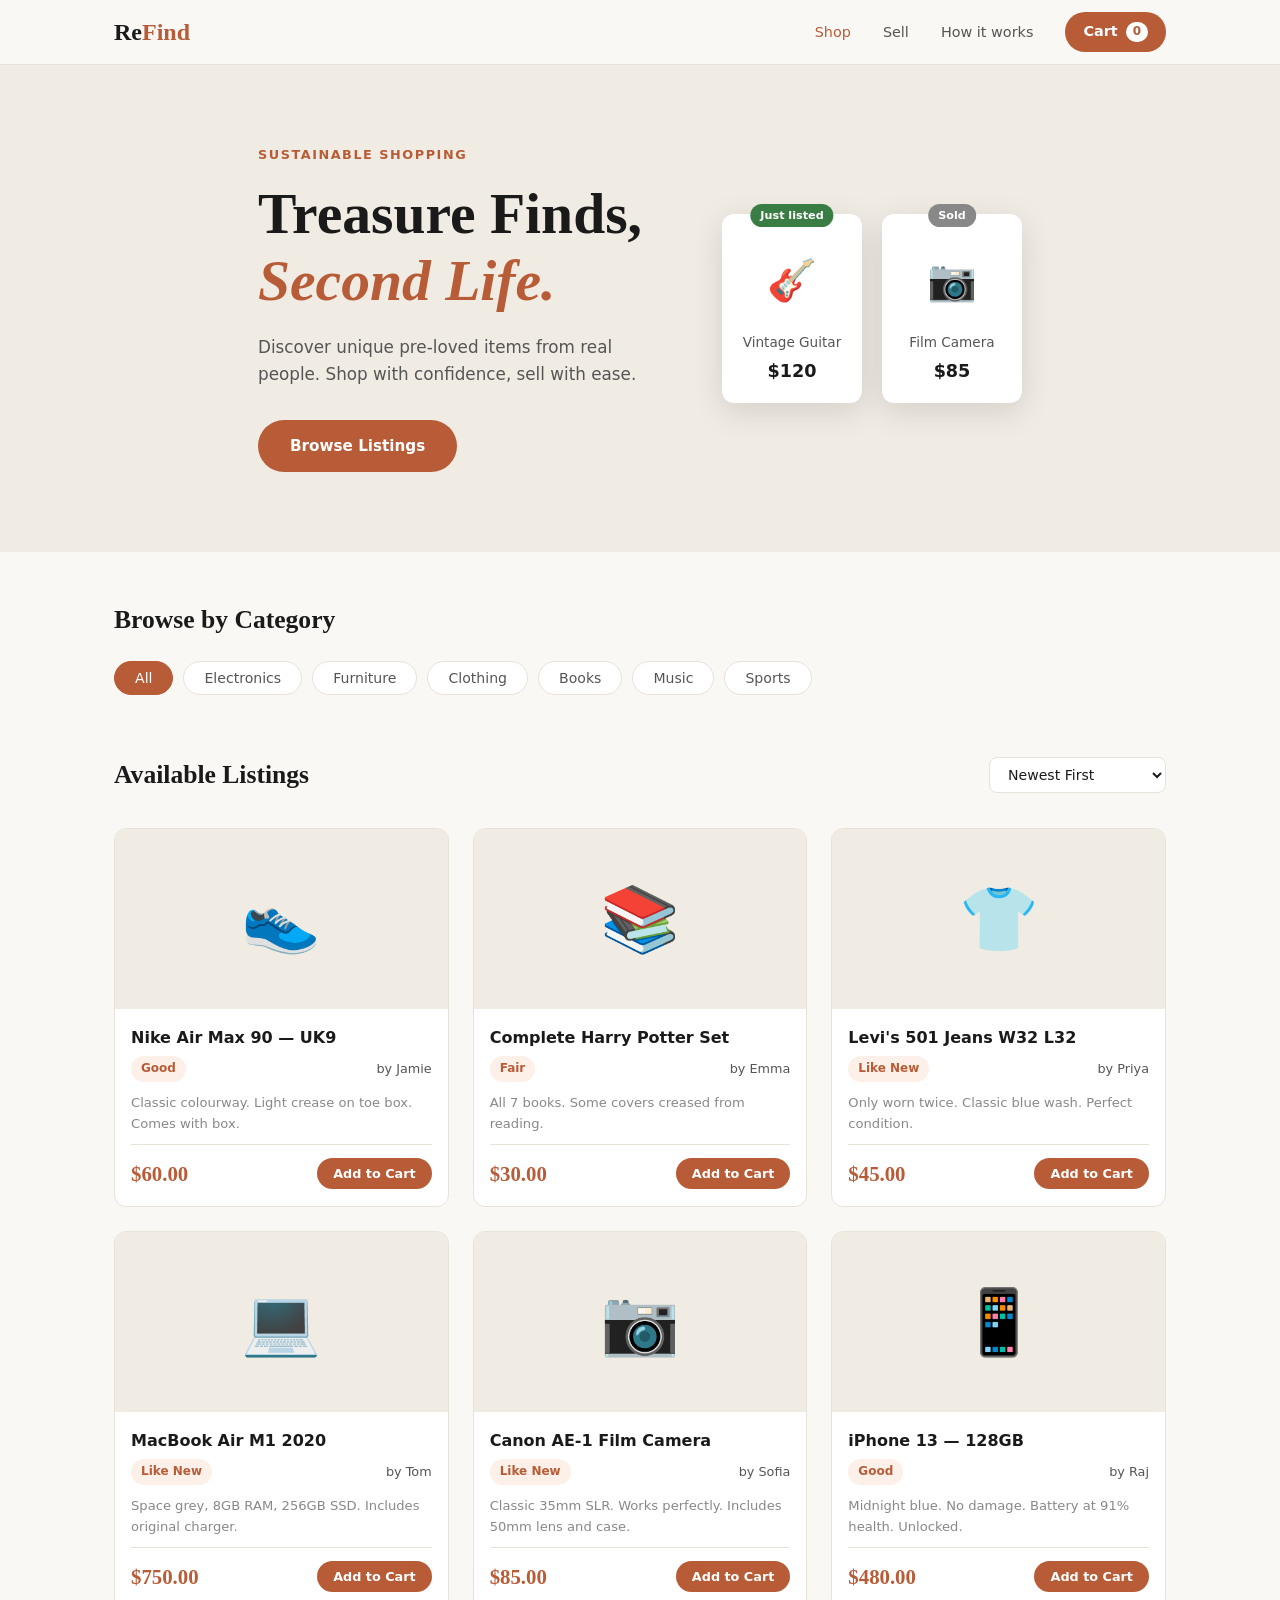
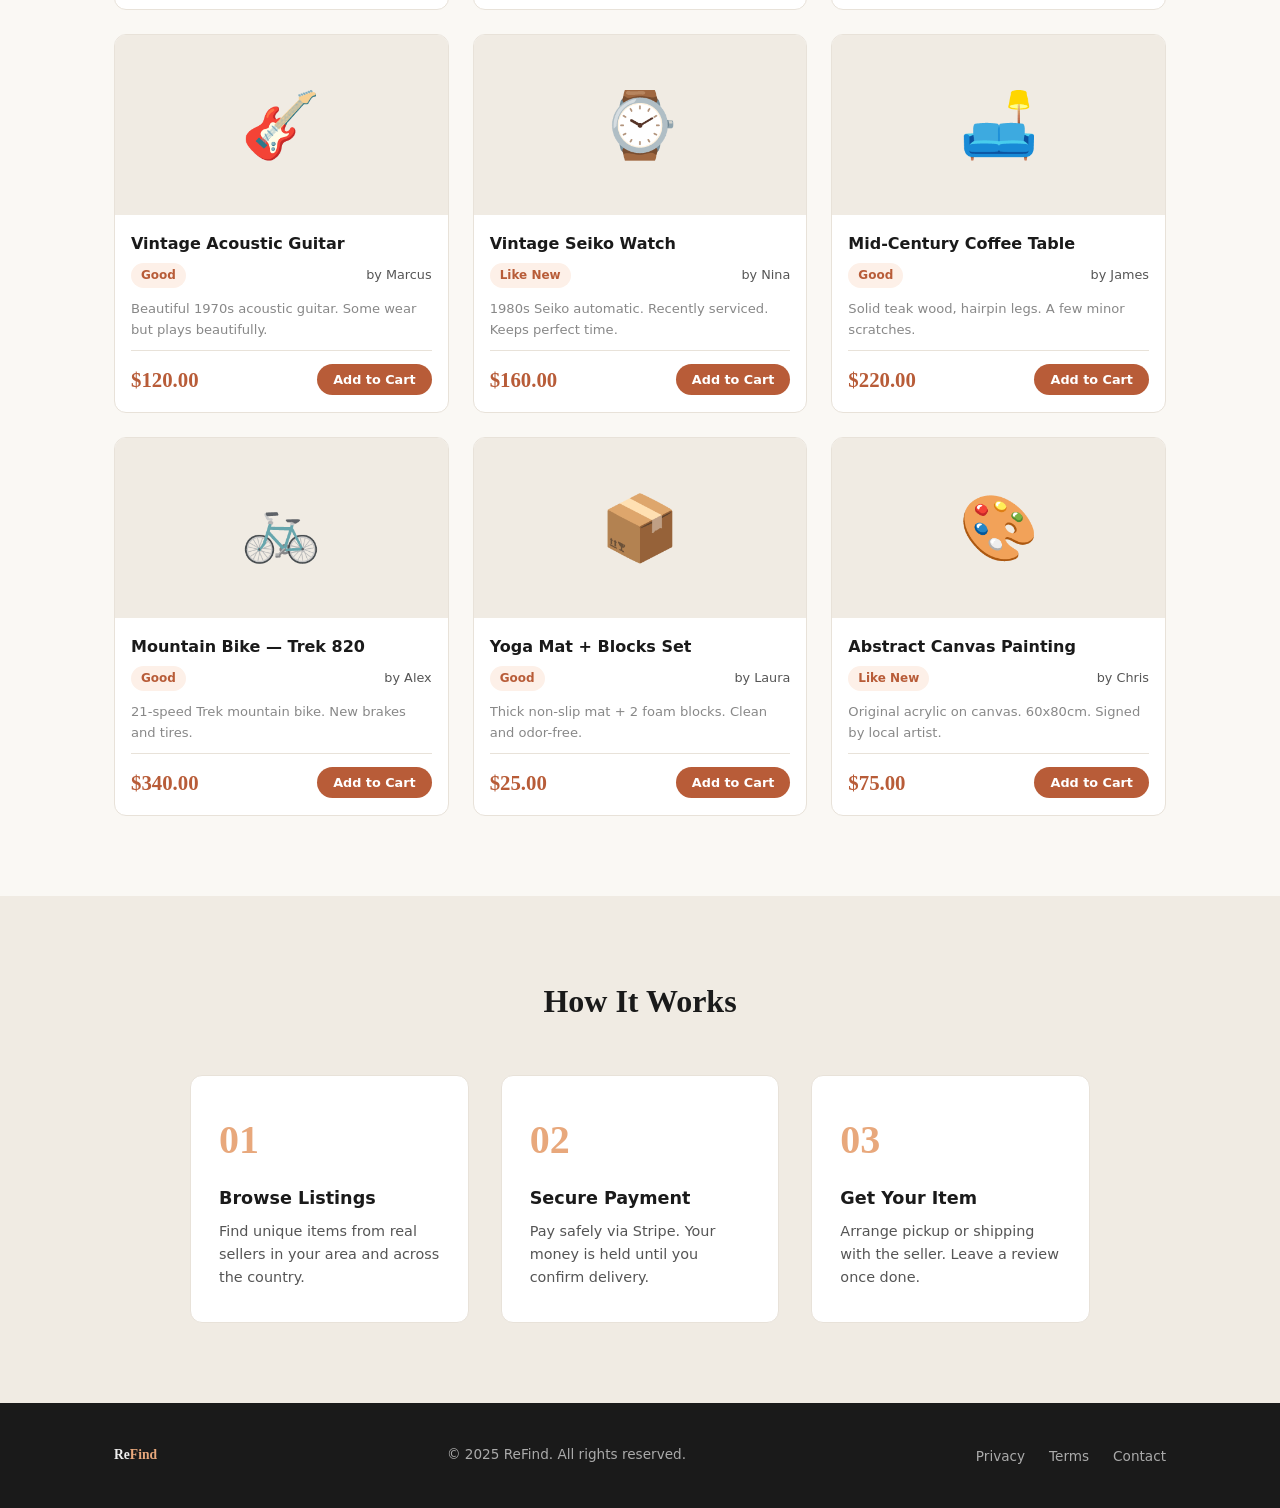
<file: index.html>
<!DOCTYPE html>
<html lang="en">
<head>
  <meta charset="UTF-8" />
  <meta name="viewport" content="width=device-width, initial-scale=1.0" />

  <!--
    [FIX-13] Content Security Policy
    - default-src 'self'          → blocks all external resources by default
    - script-src 'self' + Stripe  → only our scripts + Stripe.js allowed; no inline scripts
    - style-src 'self' + Google   → only our stylesheet + Google Fonts
    - font-src + connect-src      → Google Fonts files + Stripe API calls
    - img-src 'self' data:        → no external image injection
    - frame-src stripe.com        → Stripe uses iframes for the card element
    - object-src 'none'           → blocks Flash/plugins entirely
    - base-uri 'self'             → blocks <base> tag injection attacks
  -->
  <meta http-equiv="Content-Security-Policy" content="
    default-src 'self';
    script-src 'self' https://js.stripe.com;
    style-src 'self' https://fonts.googleapis.com;
    font-src https://fonts.gstatic.com;
    connect-src https://api.stripe.com;
    img-src 'self' data:;
    frame-src https://js.stripe.com https://hooks.stripe.com;
    object-src 'none';
    base-uri 'self';
  " />

  <!-- [FIX-14] Prevent clickjacking -->
  <meta http-equiv="X-Frame-Options" content="DENY" />
  <!-- [FIX-15] Prevent MIME sniffing -->
  <meta http-equiv="X-Content-Type-Options" content="nosniff" />

  <title>ReFind — Buy &amp; Sell Pre-Loved Items</title>
  <link rel="stylesheet" href="styles.css" />
  <link rel="preconnect" href="https://fonts.googleapis.com" />
  <link rel="preconnect" href="https://fonts.gstatic.com" crossorigin />
  <link href="https://fonts.googleapis.com/css2?family=Playfair+Display:wght@400;600;700&family=DM+Sans:wght@300;400;500;600&display=swap" rel="stylesheet" />
</head>
<body>

<nav class="navbar">
  <div class="nav-inner">
    <a href="index.html" class="logo">Re<span>Find</span></a>
    <ul class="nav-links">
      <li><a href="index.html" class="active">Shop</a></li>
      <li><a href="sell.html">Sell</a></li>
      <li><a href="#how">How it works</a></li>
      <li><a href="cart.html" class="cart-btn">Cart <span class="cart-count" id="navCartCount">0</span></a></li>
    </ul>
  </div>
</nav>

<section class="hero">
  <div class="hero-text">
    <p class="hero-tag">Sustainable Shopping</p>
    <h1>Treasure Finds,<br/><em>Second Life.</em></h1>
    <p class="hero-sub">Discover unique pre-loved items from real people. Shop with confidence, sell with ease.</p>
    <a href="#listings" class="btn-primary">Browse Listings</a>
  </div>
  <div class="hero-image">
    <div class="hero-card floating">
      <div class="hero-badge">Just listed</div>
      <div class="hero-item-img" style="background:#f5e6d3;">🎸</div>
      <p>Vintage Guitar</p>
      <strong>$120</strong>
    </div>
    <div class="hero-card floating delay">
      <div class="hero-badge sold">Sold</div>
      <div class="hero-item-img" style="background:#d3e8f5;">📷</div>
      <p>Film Camera</p>
      <strong>$85</strong>
    </div>
  </div>
</section>

<section class="categories">
  <div class="container">
    <h2>Browse by Category</h2>
    <div class="cat-grid">
      <button class="cat-pill active" data-cat="all">All</button>
      <button class="cat-pill" data-cat="electronics">Electronics</button>
      <button class="cat-pill" data-cat="furniture">Furniture</button>
      <button class="cat-pill" data-cat="clothing">Clothing</button>
      <button class="cat-pill" data-cat="books">Books</button>
      <button class="cat-pill" data-cat="music">Music</button>
      <button class="cat-pill" data-cat="sports">Sports</button>
    </div>
  </div>
</section>

<section class="listings" id="listings">
  <div class="container">
    <div class="listings-header">
      <h2>Available Listings</h2>
      <select id="sortSelect" class="sort-select">
        <option value="newest">Newest First</option>
        <option value="price-low">Price: Low to High</option>
        <option value="price-high">Price: High to Low</option>
      </select>
    </div>
    <div class="listings-grid" id="listingsGrid"></div>
  </div>
</section>

<section class="how" id="how">
  <div class="container">
    <h2>How It Works</h2>
    <div class="steps-grid">
      <div class="step">
        <div class="step-num">01</div>
        <h3>Browse Listings</h3>
        <p>Find unique items from real sellers in your area and across the country.</p>
      </div>
      <div class="step">
        <div class="step-num">02</div>
        <h3>Secure Payment</h3>
        <p>Pay safely via Stripe. Your money is held until you confirm delivery.</p>
      </div>
      <div class="step">
        <div class="step-num">03</div>
        <h3>Get Your Item</h3>
        <p>Arrange pickup or shipping with the seller. Leave a review once done.</p>
      </div>
    </div>
  </div>
</section>

<footer>
  <div class="container footer-inner">
    <p class="logo">Re<span>Find</span></p>
    <p>&copy; 2025 ReFind. All rights reserved.</p>
    <ul>
      <li><a href="#">Privacy</a></li>
      <li><a href="#">Terms</a></li>
      <li><a href="#">Contact</a></li>
    </ul>
  </div>
</footer>

<script src="data.js"></script>
<script src="app.js"></script>
</body>
</html>
</file>
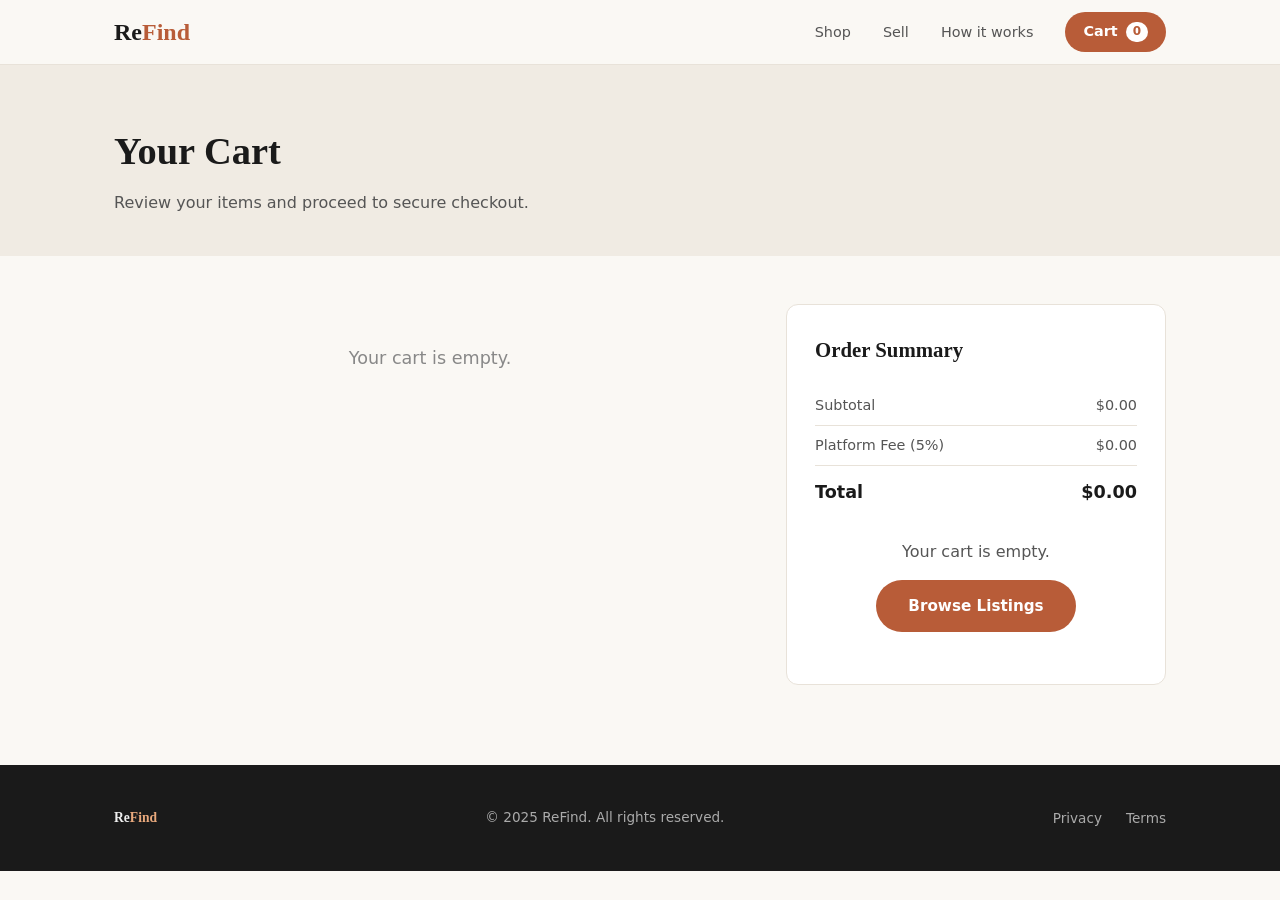
<file: cart.html>
<!DOCTYPE html>
<html lang="en">
<head>
  <meta charset="UTF-8" />
  <meta name="viewport" content="width=device-width, initial-scale=1.0" />
  <meta http-equiv="Content-Security-Policy" content="
    default-src 'self';
    script-src 'self' https://js.stripe.com;
    style-src 'self' https://fonts.googleapis.com;
    font-src https://fonts.gstatic.com;
    connect-src https://api.stripe.com;
    img-src 'self' data:;
    frame-src https://js.stripe.com https://hooks.stripe.com;
    object-src 'none';
    base-uri 'self';
  " />
  <meta http-equiv="X-Frame-Options" content="DENY" />
  <meta http-equiv="X-Content-Type-Options" content="nosniff" />
  <title>Cart &amp; Checkout — ReFind</title>
  <link rel="stylesheet" href="styles.css" />
  <link rel="preconnect" href="https://fonts.googleapis.com" />
  <link rel="preconnect" href="https://fonts.gstatic.com" crossorigin />
  <link href="https://fonts.googleapis.com/css2?family=Playfair+Display:wght@400;600;700&family=DM+Sans:wght@300;400;500;600&display=swap" rel="stylesheet" />
  <!-- Stripe.js loaded from official CDN only — enforced by CSP above -->
  <script src="https://js.stripe.com/v3/"></script>
</head>
<body>

<nav class="navbar">
  <div class="nav-inner">
    <a href="index.html" class="logo">Re<span>Find</span></a>
    <ul class="nav-links">
      <li><a href="index.html">Shop</a></li>
      <li><a href="sell.html">Sell</a></li>
      <li><a href="index.html#how">How it works</a></li>
      <li><a href="cart.html" class="cart-btn active">Cart <span class="cart-count" id="navCartCount">0</span></a></li>
    </ul>
  </div>
</nav>

<section class="page-header">
  <div class="container">
    <h1>Your Cart</h1>
    <p>Review your items and proceed to secure checkout.</p>
  </div>
</section>

<section class="cart-section">
  <div class="container">
    <div class="cart-layout">

      <div class="cart-items" id="cartItems"></div>

      <div class="order-summary">
        <h3>Order Summary</h3>
        <div class="summary-row"><span>Subtotal</span><span id="summarySubtotal">$0.00</span></div>
        <div class="summary-row"><span>Platform Fee (5%)</span><span id="summaryFee">$0.00</span></div>
        <div class="summary-row total"><span>Total</span><span id="summaryTotal">$0.00</span></div>

        <div id="checkoutForm" class="checkout-form">
          <h3>Payment Details</h3>
          <p class="secure-note">🔒 Powered by Stripe — your card info is never stored on our servers.</p>

          <div class="form-group">
            <label for="buyerName">Full Name</label>
            <input type="text" id="buyerName" placeholder="Jane Doe"
                   maxlength="100" autocomplete="name" />
          </div>
          <div class="form-group">
            <label for="buyerEmail">Email</label>
            <input type="email" id="buyerEmail" placeholder="jane@example.com"
                   maxlength="254" autocomplete="email" />
          </div>

          <div class="form-group">
            <label>Card Details</label>
            <div id="card-element" class="stripe-card-box"></div>
            <div id="card-errors" class="card-errors" role="alert" aria-live="polite"></div>
          </div>

          <button class="btn-primary btn-full" id="payBtn">Pay Now</button>

          <p class="demo-note">
            ⚠️ <strong>Demo mode:</strong> No real charge occurs. Use test card
            <code>4242 4242 4242 4242</code>, any future expiry, and any CVC.
            <br/><br/>
            To accept real payments, connect a backend — see README.md.
          </p>
        </div>

        <div id="emptyCartMsg" class="empty-cart-msg hidden">
          <p>Your cart is empty.</p>
          <a href="index.html" class="btn-primary">Browse Listings</a>
        </div>

        <div id="paySuccess" class="pay-success hidden">
          <div class="success-icon">✓</div>
          <h2>Payment Successful!</h2>
          <p>Thank you for your purchase. The seller will be in touch soon.</p>
          <a href="index.html" class="btn-primary">Keep Shopping</a>
        </div>
      </div>
    </div>
  </div>
</section>

<footer>
  <div class="container footer-inner">
    <p class="logo">Re<span>Find</span></p>
    <p>&copy; 2025 ReFind. All rights reserved.</p>
    <ul>
      <!-- [FIX-16] rel="noopener noreferrer" on all external links -->
      <li><a href="#" rel="noopener noreferrer">Privacy</a></li>
      <li><a href="#" rel="noopener noreferrer">Terms</a></li>
    </ul>
  </div>
</footer>

<script src="data.js"></script>
<script src="app.js"></script>
<script src="checkout.js"></script>
</body>
</html>
</file>
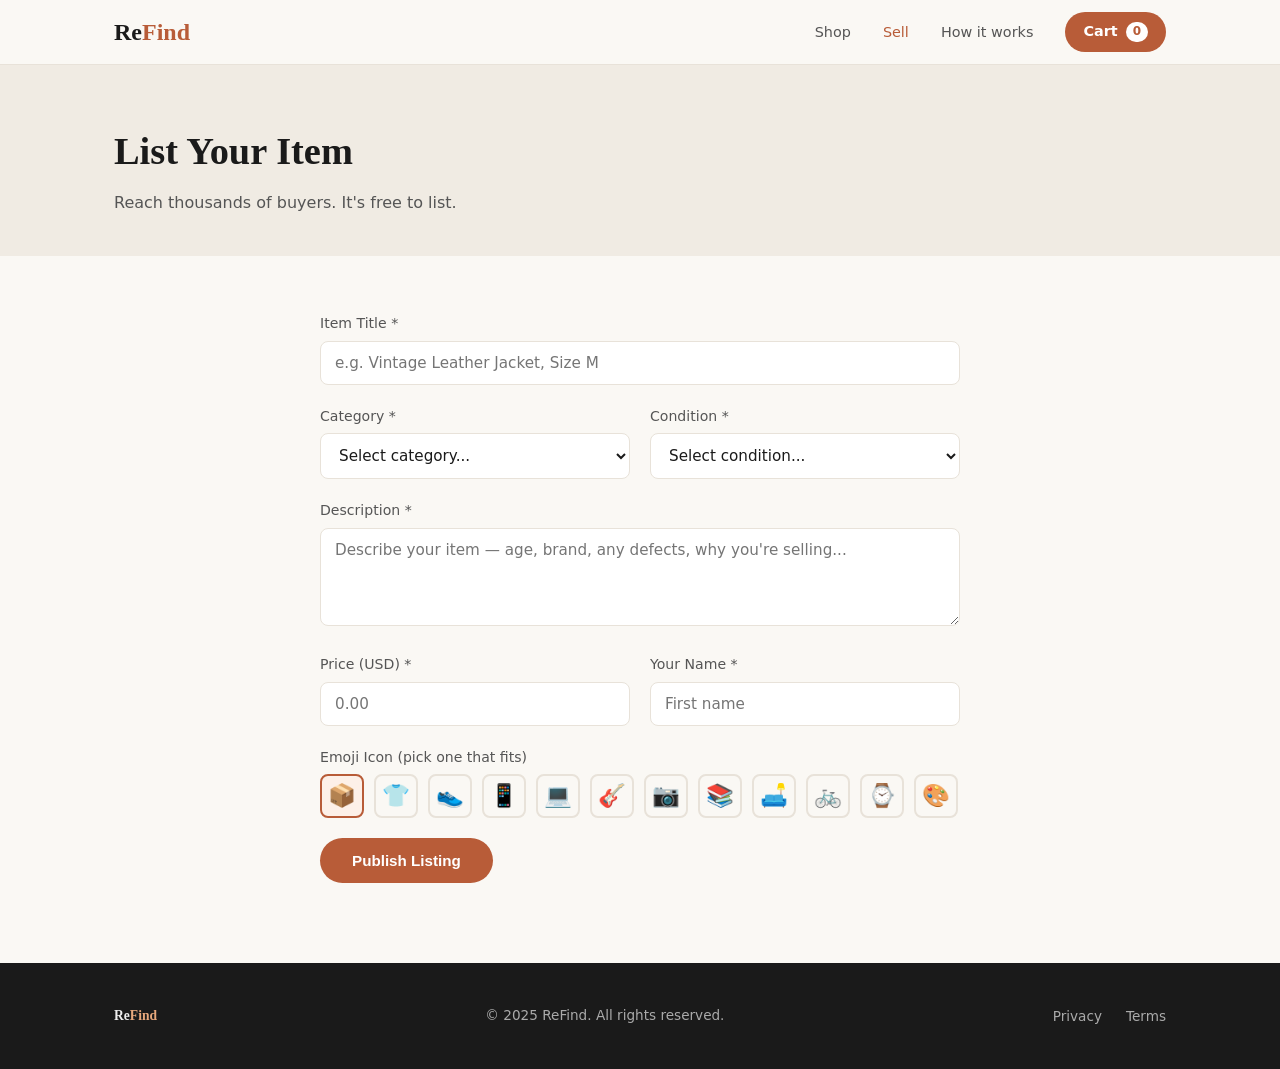
<file: sell.html>
<!DOCTYPE html>
<html lang="en">
<head>
  <meta charset="UTF-8" />
  <meta name="viewport" content="width=device-width, initial-scale=1.0" />
  <meta http-equiv="Content-Security-Policy" content="
    default-src 'self';
    script-src 'self' https://js.stripe.com;
    style-src 'self' https://fonts.googleapis.com;
    font-src https://fonts.gstatic.com;
    connect-src https://api.stripe.com;
    img-src 'self' data:;
    frame-src https://js.stripe.com https://hooks.stripe.com;
    object-src 'none';
    base-uri 'self';
  " />
  <meta http-equiv="X-Frame-Options" content="DENY" />
  <meta http-equiv="X-Content-Type-Options" content="nosniff" />
  <title>Sell an Item — ReFind</title>
  <link rel="stylesheet" href="styles.css" />
  <link rel="preconnect" href="https://fonts.googleapis.com" />
  <link rel="preconnect" href="https://fonts.gstatic.com" crossorigin />
  <link href="https://fonts.googleapis.com/css2?family=Playfair+Display:wght@400;600;700&family=DM+Sans:wght@300;400;500;600&display=swap" rel="stylesheet" />
</head>
<body>

<nav class="navbar">
  <div class="nav-inner">
    <a href="index.html" class="logo">Re<span>Find</span></a>
    <ul class="nav-links">
      <li><a href="index.html">Shop</a></li>
      <li><a href="sell.html" class="active">Sell</a></li>
      <li><a href="index.html#how">How it works</a></li>
      <li><a href="cart.html" class="cart-btn">Cart <span class="cart-count" id="navCartCount">0</span></a></li>
    </ul>
  </div>
</nav>

<section class="page-header">
  <div class="container">
    <h1>List Your Item</h1>
    <p>Reach thousands of buyers. It's free to list.</p>
  </div>
</section>

<section class="sell-section">
  <div class="container">
    <form class="sell-form" id="sellForm" novalidate>
      <div class="form-group">
        <label for="itemTitle">Item Title *</label>
        <input type="text" id="itemTitle" placeholder="e.g. Vintage Leather Jacket, Size M"
               maxlength="100" autocomplete="off" required />
      </div>
      <div class="form-row">
        <div class="form-group">
          <label for="itemCategory">Category *</label>
          <select id="itemCategory" required>
            <option value="">Select category...</option>
            <option value="electronics">Electronics</option>
            <option value="furniture">Furniture</option>
            <option value="clothing">Clothing</option>
            <option value="books">Books</option>
            <option value="music">Music</option>
            <option value="sports">Sports</option>
          </select>
        </div>
        <div class="form-group">
          <label for="itemCondition">Condition *</label>
          <select id="itemCondition" required>
            <option value="">Select condition...</option>
            <option value="Like New">Like New</option>
            <option value="Good">Good</option>
            <option value="Fair">Fair</option>
            <option value="Well Used">Well Used</option>
          </select>
        </div>
      </div>
      <div class="form-group">
        <label for="itemDesc">Description *</label>
        <textarea id="itemDesc" rows="4" maxlength="1000"
                  placeholder="Describe your item — age, brand, any defects, why you're selling..." required></textarea>
      </div>
      <div class="form-row">
        <div class="form-group">
          <label for="itemPrice">Price (USD) *</label>
          <input type="number" id="itemPrice" min="0.01" max="99999" step="0.01"
                 placeholder="0.00" required />
        </div>
        <div class="form-group">
          <label for="sellerName">Your Name *</label>
          <input type="text" id="sellerName" placeholder="First name"
                 maxlength="50" autocomplete="given-name" required />
        </div>
      </div>
      <div class="form-group">
        <label>Emoji Icon (pick one that fits)</label>
        <div class="emoji-picker" id="emojiPicker">
          <span class="emoji-opt selected" data-emoji="📦">📦</span>
          <span class="emoji-opt" data-emoji="👕">👕</span>
          <span class="emoji-opt" data-emoji="👟">👟</span>
          <span class="emoji-opt" data-emoji="📱">📱</span>
          <span class="emoji-opt" data-emoji="💻">💻</span>
          <span class="emoji-opt" data-emoji="🎸">🎸</span>
          <span class="emoji-opt" data-emoji="📷">📷</span>
          <span class="emoji-opt" data-emoji="📚">📚</span>
          <span class="emoji-opt" data-emoji="🛋️">🛋️</span>
          <span class="emoji-opt" data-emoji="🚲">🚲</span>
          <span class="emoji-opt" data-emoji="⌚">⌚</span>
          <span class="emoji-opt" data-emoji="🎨">🎨</span>
        </div>
      </div>
      <button type="submit" class="btn-primary">Publish Listing</button>
    </form>
    <div class="sell-success hidden" id="sellSuccess">
      <div class="success-icon">✓</div>
      <h2>Listing Published!</h2>
      <p>Your item is now live. Buyers can see it on the shop page.</p>
      <a href="index.html" class="btn-primary">View All Listings</a>
    </div>
  </div>
</section>

<footer>
  <div class="container footer-inner">
    <p class="logo">Re<span>Find</span></p>
    <p>&copy; 2025 ReFind. All rights reserved.</p>
    <ul>
      <li><a href="#">Privacy</a></li>
      <li><a href="#">Terms</a></li>
    </ul>
  </div>
</footer>

<script src="data.js"></script>
<script src="app.js"></script>
<script src="sell.js"></script>
</body>
</html>
</file>
<file: styles.css>
/* ===== RESET & BASE ===== */
*, *::before, *::after { box-sizing: border-box; margin: 0; padding: 0; }

:root {
  --bg: #faf8f4;
  --bg2: #fff;
  --text: #1a1a1a;
  --text2: #555;
  --accent: #b85c38;
  --accent2: #e8a87c;
  --accent-light: #fdf0e8;
  --border: #e8e2d9;
  --card-bg: #ffffff;
  --nav-bg: rgba(250,248,244,0.96);
  --hero-bg: #f0ebe3;
  --step-num: #b85c38;
  --green: #3a7d44;
  --font-display: 'Playfair Display', Georgia, serif;
  --font-body: 'DM Sans', system-ui, sans-serif;
  --radius: 12px;
  --radius-sm: 8px;
  --shadow: 0 4px 24px rgba(0,0,0,0.07);
  --shadow-hover: 0 8px 32px rgba(0,0,0,0.12);
}

body {
  font-family: var(--font-body);
  background: var(--bg);
  color: var(--text);
  line-height: 1.6;
  font-size: 16px;
}

a { color: inherit; text-decoration: none; }
ul { list-style: none; }
img { display: block; max-width: 100%; }
.container { max-width: 1100px; margin: 0 auto; padding: 0 24px; }
.hidden { display: none !important; }

/* ===== NAVBAR ===== */
.navbar {
  position: sticky;
  top: 0;
  z-index: 100;
  background: var(--nav-bg);
  backdrop-filter: blur(10px);
  border-bottom: 1px solid var(--border);
}

.nav-inner {
  max-width: 1100px;
  margin: 0 auto;
  padding: 0 24px;
  display: flex;
  align-items: center;
  justify-content: space-between;
  height: 64px;
}

.logo {
  font-family: var(--font-display);
  font-size: 1.5rem;
  font-weight: 700;
  color: var(--text);
}

.logo span { color: var(--accent); }

.nav-links {
  display: flex;
  align-items: center;
  gap: 32px;
}

.nav-links a {
  font-size: 0.9rem;
  font-weight: 500;
  color: var(--text2);
  transition: color 0.2s;
}

.nav-links a:hover,
.nav-links a.active { color: var(--accent); }

.cart-btn {
  display: flex;
  align-items: center;
  gap: 8px;
  background: var(--accent);
  color: #fff !important;
  padding: 8px 18px;
  border-radius: 100px;
  font-weight: 600 !important;
  transition: background 0.2s, transform 0.15s;
}

.cart-btn:hover { background: #9a4a2c; transform: translateY(-1px); }

.cart-count {
  background: #fff;
  color: var(--accent);
  border-radius: 100px;
  padding: 0 7px;
  font-size: 0.75rem;
  font-weight: 700;
  min-width: 20px;
  text-align: center;
}

/* ===== HERO ===== */
.hero {
  background: var(--hero-bg);
  padding: 80px 24px;
  display: flex;
  align-items: center;
  justify-content: center;
  gap: 80px;
  flex-wrap: wrap;
}

.hero-text { max-width: 480px; }

.hero-tag {
  font-size: 0.8rem;
  font-weight: 600;
  letter-spacing: 0.12em;
  text-transform: uppercase;
  color: var(--accent);
  margin-bottom: 16px;
}

.hero-text h1 {
  font-family: var(--font-display);
  font-size: clamp(2.4rem, 5vw, 3.6rem);
  font-weight: 700;
  line-height: 1.15;
  color: var(--text);
  margin-bottom: 20px;
}

.hero-text h1 em {
  font-style: italic;
  color: var(--accent);
}

.hero-sub {
  font-size: 1.05rem;
  color: var(--text2);
  margin-bottom: 32px;
  max-width: 380px;
}

.btn-primary {
  display: inline-block;
  background: var(--accent);
  color: #fff;
  padding: 14px 32px;
  border-radius: 100px;
  font-size: 0.95rem;
  font-weight: 600;
  border: none;
  cursor: pointer;
  transition: background 0.2s, transform 0.15s, box-shadow 0.2s;
}

.btn-primary:hover {
  background: #9a4a2c;
  transform: translateY(-2px);
  box-shadow: 0 6px 20px rgba(184,92,56,0.35);
}

.btn-full { width: 100%; text-align: center; }

/* Hero floating cards */
.hero-image {
  display: flex;
  gap: 20px;
  align-items: flex-end;
}

.hero-card {
  background: #fff;
  border-radius: var(--radius);
  padding: 18px;
  box-shadow: var(--shadow-hover);
  min-width: 140px;
  text-align: center;
  position: relative;
}

.hero-badge {
  position: absolute;
  top: -10px;
  left: 50%;
  transform: translateX(-50%);
  background: var(--green);
  color: #fff;
  font-size: 0.7rem;
  font-weight: 700;
  padding: 3px 10px;
  border-radius: 100px;
  white-space: nowrap;
}

.hero-badge.sold { background: #888; }

.hero-item-img {
  width: 80px;
  height: 80px;
  border-radius: var(--radius-sm);
  display: flex;
  align-items: center;
  justify-content: center;
  font-size: 2.5rem;
  margin: 8px auto 12px;
}

.hero-card p { font-size: 0.85rem; color: var(--text2); margin-bottom: 4px; }
.hero-card strong { font-size: 1.1rem; color: var(--text); }

@keyframes float {
  0%, 100% { transform: translateY(0); }
  50% { transform: translateY(-12px); }
}

.floating { animation: float 3.5s ease-in-out infinite; }
.delay { animation-delay: 0.8s; }

/* ===== CATEGORIES ===== */
.categories {
  padding: 48px 0 20px;
}

.categories h2 {
  font-family: var(--font-display);
  font-size: 1.6rem;
  margin-bottom: 20px;
}

.cat-grid {
  display: flex;
  flex-wrap: wrap;
  gap: 10px;
}

.cat-pill {
  background: var(--bg2);
  border: 1.5px solid var(--border);
  color: var(--text2);
  padding: 8px 20px;
  border-radius: 100px;
  font-family: var(--font-body);
  font-size: 0.88rem;
  font-weight: 500;
  cursor: pointer;
  transition: all 0.2s;
}

.cat-pill:hover {
  border-color: var(--accent);
  color: var(--accent);
}

.cat-pill.active {
  background: var(--accent);
  border-color: var(--accent);
  color: #fff;
}

/* ===== LISTINGS ===== */
.listings { padding: 40px 0 80px; }

.listings-header {
  display: flex;
  align-items: center;
  justify-content: space-between;
  margin-bottom: 32px;
  flex-wrap: wrap;
  gap: 12px;
}

.listings-header h2 {
  font-family: var(--font-display);
  font-size: 1.6rem;
}

.sort-select {
  font-family: var(--font-body);
  font-size: 0.88rem;
  padding: 8px 14px;
  border: 1.5px solid var(--border);
  border-radius: var(--radius-sm);
  background: var(--bg2);
  color: var(--text);
  cursor: pointer;
}

.listings-grid {
  display: grid;
  grid-template-columns: repeat(auto-fill, minmax(260px, 1fr));
  gap: 24px;
}

/* Item Card */
.item-card {
  background: var(--card-bg);
  border-radius: var(--radius);
  border: 1px solid var(--border);
  overflow: hidden;
  transition: transform 0.2s, box-shadow 0.2s;
  cursor: pointer;
}

.item-card:hover {
  transform: translateY(-4px);
  box-shadow: var(--shadow-hover);
}

.item-card-img {
  width: 100%;
  height: 180px;
  display: flex;
  align-items: center;
  justify-content: center;
  font-size: 4rem;
  background: var(--hero-bg);
}

.item-card-body { padding: 16px; }
.item-card-body h3 { font-size: 1rem; font-weight: 600; margin-bottom: 6px; }
.item-card-meta {
  display: flex;
  justify-content: space-between;
  align-items: center;
  margin-bottom: 10px;
}

.item-condition {
  font-size: 0.75rem;
  background: var(--accent-light);
  color: var(--accent);
  padding: 3px 10px;
  border-radius: 100px;
  font-weight: 600;
}

.item-seller { font-size: 0.8rem; color: var(--text2); }

.item-card-footer {
  display: flex;
  align-items: center;
  justify-content: space-between;
  padding-top: 12px;
  border-top: 1px solid var(--border);
}

.item-price {
  font-family: var(--font-display);
  font-size: 1.3rem;
  font-weight: 700;
  color: var(--accent);
}

.add-to-cart {
  background: var(--accent);
  color: #fff;
  border: none;
  padding: 8px 16px;
  border-radius: 100px;
  font-family: var(--font-body);
  font-size: 0.8rem;
  font-weight: 600;
  cursor: pointer;
  transition: background 0.2s, transform 0.15s;
}

.add-to-cart:hover { background: #9a4a2c; transform: scale(1.05); }
.add-to-cart:disabled { background: #aaa; cursor: default; transform: none; }

/* ===== HOW IT WORKS ===== */
.how {
  background: var(--hero-bg);
  padding: 80px 24px;
}

.how h2 {
  font-family: var(--font-display);
  font-size: 2rem;
  text-align: center;
  margin-bottom: 48px;
}

.steps-grid {
  display: grid;
  grid-template-columns: repeat(auto-fit, minmax(240px, 1fr));
  gap: 32px;
  max-width: 900px;
  margin: 0 auto;
}

.step {
  background: var(--bg2);
  padding: 32px 28px;
  border-radius: var(--radius);
  border: 1px solid var(--border);
}

.step-num {
  font-family: var(--font-display);
  font-size: 2.5rem;
  font-weight: 700;
  color: var(--accent2);
  margin-bottom: 12px;
}

.step h3 { font-size: 1.1rem; font-weight: 600; margin-bottom: 8px; }
.step p { font-size: 0.9rem; color: var(--text2); }

/* ===== PAGE HEADER ===== */
.page-header {
  background: var(--hero-bg);
  padding: 56px 24px 40px;
}

.page-header h1 {
  font-family: var(--font-display);
  font-size: 2.4rem;
  margin-bottom: 8px;
}

.page-header p { color: var(--text2); }

/* ===== SELL FORM ===== */
.sell-section { padding: 56px 0 80px; }

.sell-form, .sell-success {
  max-width: 640px;
  margin: 0 auto;
}

.form-group {
  margin-bottom: 20px;
}

.form-group label {
  display: block;
  font-size: 0.88rem;
  font-weight: 500;
  margin-bottom: 6px;
  color: var(--text2);
}

.form-group input,
.form-group select,
.form-group textarea {
  width: 100%;
  padding: 12px 14px;
  border: 1.5px solid var(--border);
  border-radius: var(--radius-sm);
  font-family: var(--font-body);
  font-size: 0.95rem;
  background: var(--bg2);
  color: var(--text);
  transition: border-color 0.2s;
}

.form-group input:focus,
.form-group select:focus,
.form-group textarea:focus {
  outline: none;
  border-color: var(--accent);
}

.form-row {
  display: grid;
  grid-template-columns: 1fr 1fr;
  gap: 20px;
}

.emoji-picker {
  display: flex;
  flex-wrap: wrap;
  gap: 10px;
}

.emoji-opt {
  width: 44px;
  height: 44px;
  display: flex;
  align-items: center;
  justify-content: center;
  font-size: 1.4rem;
  border: 2px solid var(--border);
  border-radius: var(--radius-sm);
  cursor: pointer;
  transition: all 0.15s;
}

.emoji-opt:hover { border-color: var(--accent); transform: scale(1.1); }
.emoji-opt.selected { border-color: var(--accent); background: var(--accent-light); }

.sell-success {
  text-align: center;
  padding: 60px 20px;
}

.success-icon {
  width: 72px;
  height: 72px;
  border-radius: 50%;
  background: var(--green);
  color: #fff;
  font-size: 2rem;
  display: flex;
  align-items: center;
  justify-content: center;
  margin: 0 auto 24px;
}

.sell-success h2 {
  font-family: var(--font-display);
  font-size: 2rem;
  margin-bottom: 12px;
}

.sell-success p { color: var(--text2); margin-bottom: 28px; }

/* ===== CART ===== */
.cart-section { padding: 48px 0 80px; }

.cart-layout {
  display: grid;
  grid-template-columns: 1fr 380px;
  gap: 40px;
  align-items: start;
}

.cart-items { display: flex; flex-direction: column; gap: 16px; }

.cart-item {
  background: var(--card-bg);
  border: 1px solid var(--border);
  border-radius: var(--radius);
  padding: 16px 20px;
  display: flex;
  align-items: center;
  gap: 16px;
}

.cart-item-icon {
  width: 64px;
  height: 64px;
  background: var(--hero-bg);
  border-radius: var(--radius-sm);
  display: flex;
  align-items: center;
  justify-content: center;
  font-size: 2rem;
  flex-shrink: 0;
}

.cart-item-info { flex: 1; }
.cart-item-info h4 { font-size: 1rem; font-weight: 600; margin-bottom: 4px; }
.cart-item-info p { font-size: 0.85rem; color: var(--text2); }

.cart-item-price {
  font-family: var(--font-display);
  font-size: 1.2rem;
  font-weight: 700;
  color: var(--accent);
}

.cart-remove {
  background: none;
  border: none;
  color: #aaa;
  font-size: 1.3rem;
  cursor: pointer;
  padding: 4px;
  transition: color 0.2s;
}

.cart-remove:hover { color: #c0392b; }

.empty-cart { padding: 60px; text-align: center; color: var(--text2); }

/* Order Summary */
.order-summary {
  background: var(--card-bg);
  border: 1px solid var(--border);
  border-radius: var(--radius);
  padding: 28px;
  position: sticky;
  top: 80px;
}

.order-summary h3 {
  font-family: var(--font-display);
  font-size: 1.3rem;
  margin-bottom: 20px;
}

.summary-row {
  display: flex;
  justify-content: space-between;
  font-size: 0.9rem;
  color: var(--text2);
  padding: 8px 0;
  border-bottom: 1px solid var(--border);
}

.summary-row.total {
  font-size: 1.1rem;
  font-weight: 700;
  color: var(--text);
  border-bottom: none;
  padding-top: 12px;
}

.checkout-form { margin-top: 24px; }
.checkout-form h3 {
  font-family: var(--font-display);
  font-size: 1.1rem;
  margin-bottom: 6px;
}

.secure-note {
  font-size: 0.8rem;
  color: var(--green);
  margin-bottom: 16px;
}

/* Stripe card element */
.stripe-card-box {
  padding: 12px 14px;
  border: 1.5px solid var(--border);
  border-radius: var(--radius-sm);
  background: var(--bg2);
  transition: border-color 0.2s;
}

.stripe-card-box.focused { border-color: var(--accent); }

.card-errors {
  color: #c0392b;
  font-size: 0.82rem;
  margin-top: 8px;
  min-height: 20px;
}

.demo-note {
  margin-top: 16px;
  font-size: 0.8rem;
  color: var(--text2);
  background: #fffde7;
  border: 1px solid #f0dc82;
  border-radius: var(--radius-sm);
  padding: 12px;
  line-height: 1.5;
}

.demo-note code {
  background: #f0f0f0;
  padding: 2px 6px;
  border-radius: 4px;
  font-family: monospace;
}

.empty-cart-msg {
  text-align: center;
  padding: 24px 0;
  color: var(--text2);
}

.empty-cart-msg p { margin-bottom: 16px; }

.pay-success {
  text-align: center;
  padding: 32px 0;
}

.pay-success .success-icon {
  margin: 0 auto 20px;
}

.pay-success h2 {
  font-family: var(--font-display);
  font-size: 1.6rem;
  margin-bottom: 8px;
}

.pay-success p { color: var(--text2); margin-bottom: 20px; }

/* ===== FOOTER ===== */
footer {
  background: var(--text);
  color: #eee;
  padding: 40px 24px;
}

.footer-inner {
  display: flex;
  align-items: center;
  justify-content: space-between;
  flex-wrap: wrap;
  gap: 16px;
}

.footer-inner .logo { color: #eee; }
.footer-inner .logo span { color: var(--accent2); }
.footer-inner p { font-size: 0.85rem; color: #aaa; }
.footer-inner ul { display: flex; gap: 24px; }
.footer-inner ul a { font-size: 0.85rem; color: #aaa; transition: color 0.2s; }
.footer-inner ul a:hover { color: var(--accent2); }

/* ===== RESPONSIVE ===== */
@media (max-width: 760px) {
  .cart-layout { grid-template-columns: 1fr; }
  .form-row { grid-template-columns: 1fr; }
  .hero { gap: 40px; }
  .hero-image { justify-content: center; }
  .nav-links { gap: 16px; }
  .nav-links li:not(:last-child) { display: none; }
}
</file>
